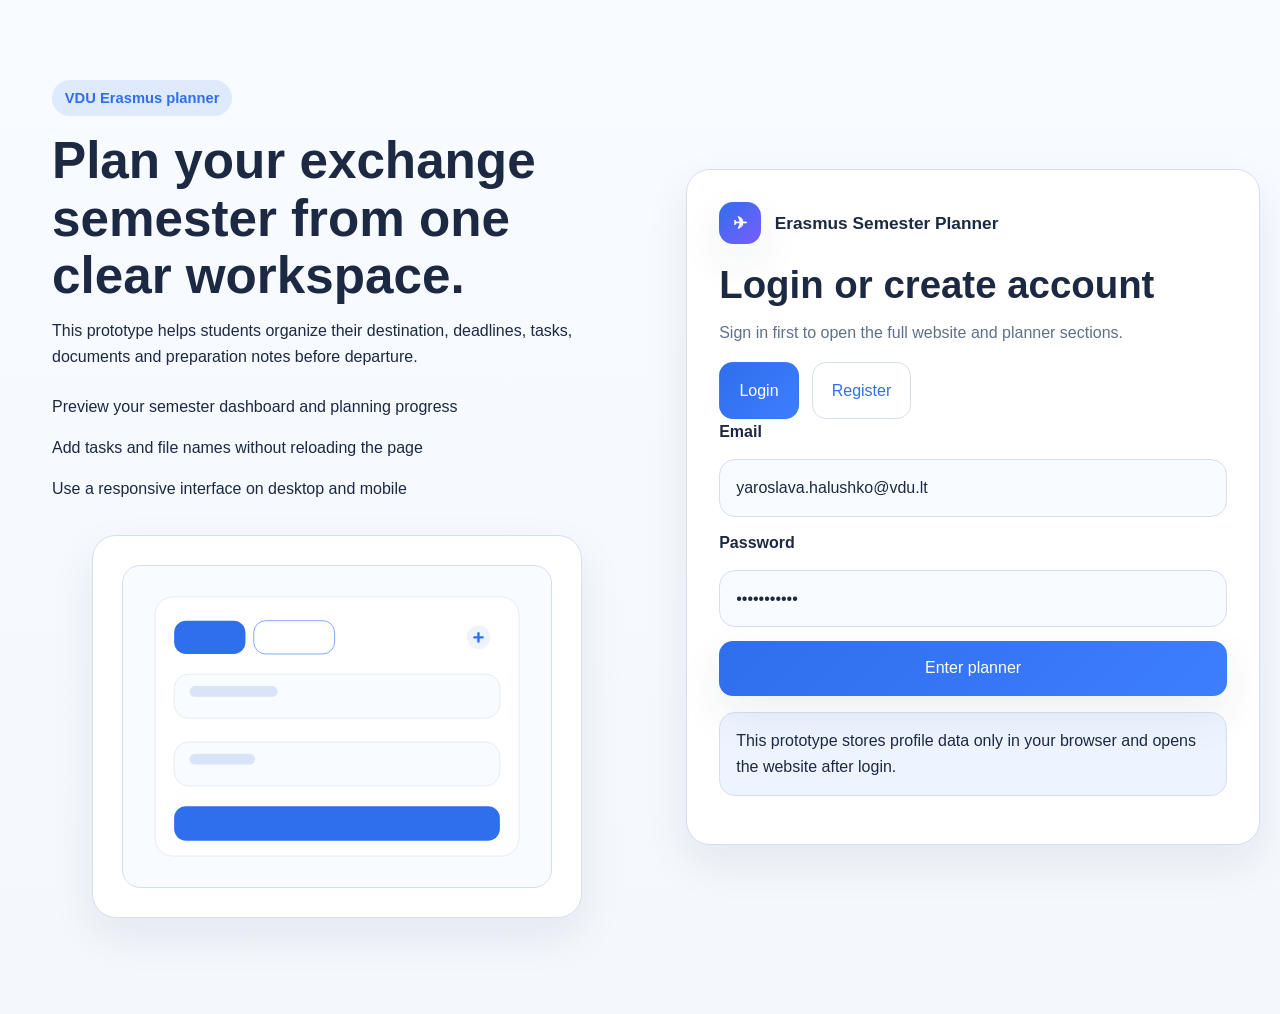
<file: index.html>
<!DOCTYPE html>
<html lang="en">
<head>
  <meta charset="UTF-8" />
  <meta name="viewport" content="width=device-width, initial-scale=1.0" />
  <meta name="description" content="Login or register to enter the Erasmus Semester Planner prototype." />
  <title>Erasmus Semester Planner | Login</title>
  <link rel="stylesheet" href="styles.css" />
</head>
<body class="auth-page">
  <main class="auth-screen">
    <section class="auth-hero-panel">
      <span class="eyebrow">VDU Erasmus planner</span>
      <h1>Plan your exchange semester from one clear workspace.</h1>
      <p>
        This prototype helps students organize their destination, deadlines, tasks, documents and preparation notes before departure.
      </p>
      <ul class="checklist-list auth-benefits">
        <li>Preview your semester dashboard and planning progress</li>
        <li>Add tasks and file names without reloading the page</li>
        <li>Use a responsive interface on desktop and mobile</li>
      </ul>
      <figure class="card auth-visual-card">
        <img src="login-register.svg" alt="Login and registration illustration for Erasmus planner" />
      </figure>
    </section>

    <section class="card auth-form-panel">
      <div class="brand auth-brand">
        <span class="brand-mark">✈</span>
        <span>Erasmus Semester Planner</span>
      </div>
      <h2>Login or create account</h2>
      <p class="section-intro">Sign in first to open the full website and planner sections.</p>

      <div class="tab-row" role="tablist" aria-label="Authentication tabs">
        <button class="tab-button active" id="showLogin" type="button">Login</button>
        <button class="tab-button" id="showRegister" type="button">Register</button>
      </div>

      <form id="loginForm" class="simple-form">
        <label for="loginEmail">Email</label>
        <input id="loginEmail" type="email" value="yaroslava.halushko@vdu.lt" required />
        <label for="loginPassword">Password</label>
        <input id="loginPassword" type="password" value="password123" required />
        <button type="submit">Enter planner</button>
      </form>

      <form id="registerForm" class="simple-form hidden">
        <label for="registerName">Full name</label>
        <input id="registerName" type="text" placeholder="Yaroslava Halushko" required />
        <label for="registerEmail">Email</label>
        <input id="registerEmail" type="email" placeholder="student@vdu.lt" required />
        <label for="registerCountry">Destination country</label>
        <input id="registerCountry" type="text" placeholder="Spain" required />
        <label for="registerSemester">Semester</label>
        <input id="registerSemester" type="text" placeholder="Fall 2026" required />
        <label for="registerPassword">Password</label>
        <input id="registerPassword" type="password" placeholder="Create password" required />
        <button type="submit">Create account and continue</button>
      </form>

      <p class="auth-status" id="authStatus">This prototype stores profile data only in your browser and opens the website after login.</p>
    </section>
  </main>

  <script src="script.js"></script>
</body>
</html>
</file>
<file: styles.css>
:root {
  --bg: #f4f7fc;
  --surface: #ffffff;
  --surface-alt: #f8fbff;
  --text: #1d2942;
  --muted: #60708a;
  --line: #d6dfef;
  --accent: #2f6fed;
  --accent-2: #7b5cff;
  --success: #16a34a;
  --danger: #dc2626;
  --soft-blue: #eef4ff;
  --soft-green: #ebfaf2;
  --soft-orange: #fff4ea;
  --shadow: 0 18px 45px rgba(31, 49, 82, 0.08);
  --radius: 24px;
  --radius-sm: 16px;
  --base-font: 16px;
  --max: 1180px;
}
* { box-sizing: border-box; }
html { scroll-behavior: smooth; }
body {
  margin: 0;
  font-family: Arial, Helvetica, sans-serif;
  background: linear-gradient(180deg, #f8fbff 0%, var(--bg) 100%);
  color: var(--text);
  font-size: var(--base-font);
  line-height: 1.65;
}
/* body.dark {
  --bg: #111827;
  --surface: #162033;
  --surface-alt: #1d2940;
  --text: #eef4ff;
  --muted: #b3c0d8;
  --line: #2d3a54;
  --soft-blue: #1f2d49;
  --soft-green: #18392f;
  --soft-orange: #3a2a1c;
  --shadow: 0 18px 45px rgba(0, 0, 0, 0.22);
  background: linear-gradient(180deg, #0f172a 0%, #111827 100%);
} */
img, video { max-width: 100%; display: block; }
a { color: inherit; text-decoration: none; }
a:hover { text-decoration: none; }
button, input, select, textarea { font: inherit; }
button { cursor: pointer; }
.container { width: min(var(--max), calc(100% - 2rem)); margin: 0 auto; }
main { padding-bottom: 4rem; }
.section { padding: 3.2rem 0; }
.card {
  background: var(--surface);
  border: 1px solid var(--line);
  border-radius: var(--radius);
  box-shadow: var(--shadow);
  padding: 1.8rem;
}
.page-shell { display: grid; gap: 2rem; }
.roomy-shell { gap: 2.4rem; }
.site-header {
  position: sticky;
  top: 0;
  z-index: 100;
  background: rgba(248, 251, 255, 0.9);
  backdrop-filter: blur(14px);
  border-bottom: 1px solid var(--line);
}
/*body.dark .site-header { background: rgba(15, 23, 42, 0.88); }*/
.nav-wrap {
  min-height: 78px;
  display: flex;
  align-items: center;
  justify-content: space-between;
  gap: 1rem;
}
.brand {
  display: flex;
  align-items: center;
  gap: 0.85rem;
  font-weight: 700;
  font-size: 1.08rem;
}
.brand-mark {
  width: 42px;
  height: 42px;
  border-radius: 14px;
  display: inline-grid;
  place-items: center;
  background: linear-gradient(135deg, var(--accent), var(--accent-2));
  color: white;
  box-shadow: var(--shadow);
}
.nav-list {
  display: flex;
  align-items: center;
  gap: 0.6rem;
  flex-wrap: wrap;
  list-style: none;
  margin: 0;
  padding: 0;
}
.nav-list a,
.nav-logout {
  display: inline-flex;
  align-items: center;
  gap: 0.45rem;
  padding: 0.72rem 0.95rem;
  border-radius: 999px;
  color: var(--muted);
  transition: background 0.2s ease, color 0.2s ease, transform 0.2s ease;
  background: transparent;
  border: 1px solid transparent;
  box-shadow: none;
}
.nav-list a:hover,
.nav-list a.active,
.nav-logout:hover {
  background: var(--soft-blue);
  color: var(--text);
  transform: translateY(-1px);
}
.hero {
  padding: 4rem 0 1.5rem;
}
.hero-grid,
.grid-2,
.grid-3,
.split-layout,
.info-grid,
.gallery-grid,
.video-grid,
.steps-grid,
.controls-grid,
.dashboard-panels-wide,
.planner-layout,
.planner-detail-layout,
.profile-layout-wide {
  display: grid;
  gap: 1.5rem;
}
.hero-grid,
.split-layout,
.planner-detail-layout,
.profile-layout-wide { grid-template-columns: repeat(2, minmax(0, 1fr)); }
.grid-3 { grid-template-columns: repeat(3, minmax(0, 1fr)); }
.info-grid { grid-template-columns: 1.2fr 0.8fr; }
.gallery-grid { grid-template-columns: repeat(5, minmax(0, 1fr)); }
.video-grid, .controls-grid { grid-template-columns: repeat(2, minmax(0, 1fr)); }
.steps-grid { grid-template-columns: repeat(4, minmax(0, 1fr)); }
.planner-layout { grid-template-columns: 1.5fr 0.9fr; align-items: start; }
.dashboard-panels-wide { grid-template-columns: 1.05fr 1fr; margin-top: 1.3rem; }
.hero-copy { padding-top: 1rem; }
.spacious-grid { align-items: center; gap: 2rem; }
.eyebrow {
  display: inline-flex;
  align-items: center;
  gap: 0.45rem;
  margin-bottom: 1rem;
  padding: 0.38rem 0.8rem;
  border-radius: 999px;
  background: rgba(47, 111, 237, 0.12);
  color: var(--accent);
  font-size: 0.92rem;
  font-weight: 700;
}
h1, h2, h3 { line-height: 1.12; margin: 0 0 0.85rem; }
.hero-copy h1 { font-size: clamp(2.6rem, 5vw, 4.3rem); }
h1 { font-size: clamp(2rem, 4vw, 3.4rem); }
h2 { font-size: clamp(1.7rem, 3.2vw, 2.4rem); }
h3 { font-size: 1.28rem; }
p { margin: 0 0 1rem; color: var(--text); }
.muted, .section-intro, .small-note, .meta { color: var(--muted); }
.cta-row,
.tab-row,
.button-row,
.task-actions,
.profile-tags,
.footer-links { display: flex; gap: 0.8rem; flex-wrap: wrap; }
.button,
button,
input[type="submit"] {
  border: none;
  border-radius: 14px;
  padding: 0.9rem 1.2rem;
  background: linear-gradient(135deg, var(--accent), #3d7dff);
  color: white;
  box-shadow: var(--shadow);
  transition: transform 0.2s ease, opacity 0.2s ease, filter 0.2s ease;
}
.button:hover,
button:hover,
input[type="submit"]:hover { transform: translateY(-2px); filter: brightness(1.02); }
.button.secondary,
button.secondary,
.tab-button,
.ghost-btn {
  background: transparent;
  color: var(--accent);
  border: 1px solid var(--line);
  box-shadow: none;
}
.tab-button.active {
  background: linear-gradient(135deg, var(--accent), #3d7dff);
  color: white;
  border-color: transparent;
}
.hero-visual img,
.gallery-card img,
.auth-visual-card img {
  width: 100%;
  border-radius: 18px;
  border: 1px solid var(--line);
  background: var(--surface-alt);
}
.kpi-row {
  display: grid;
  grid-template-columns: repeat(3, minmax(0, 1fr));
  gap: 1rem;
  margin-top: 1.4rem;
}
.kpi {
  padding: 1rem;
  border-radius: 18px;
  background: var(--soft-blue);
  border: 1px solid var(--line);
}
.kpi:nth-child(2) { background: var(--soft-green); }
.kpi:nth-child(3) { background: var(--soft-orange); }
.kpi strong { display: block; font-size: 1.35rem; margin-bottom: 0.3rem; }
.feature-card, .step-card, .notice-card, .info-card, .timeline-card, .video-card { height: 100%; }
.icon-circle {
  width: 52px;
  height: 52px;
  border-radius: 16px;
  display: inline-grid;
  place-items: center;
  background: var(--soft-blue);
  margin-bottom: 1rem;
  border: 1px solid var(--line);
  color: var(--accent);
  font-size: 1.2rem;
}
.simple-form, .task-form, .profile-form, .document-form {
  display: grid;
  gap: 0.85rem;
}
label { font-weight: 700; }
input, select, textarea {
  width: 100%;
  padding: 0.9rem 1rem;
  border-radius: 16px;
  border: 1px solid var(--line);
  background: var(--surface-alt);
  color: var(--text);
}
input[type="range"] {
  padding: 0;
  border: none;
  background: transparent;
  accent-color: var(--accent);
  min-height: 32px;
}
input[type="color"] {
  min-height: 52px;
  padding: 0.3rem;
}
textarea { resize: vertical; }
input:focus, select:focus, textarea:focus {
  outline: 2px solid rgba(47,111,237,0.18);
  border-color: var(--accent);
}
.hidden { display: none !important; }
.auth-status,
.status-badge,
.helper-box {
  margin-top: 1rem;
  padding: 0.9rem 1rem;
  border-radius: 16px;
  background: var(--soft-blue);
  border: 1px solid var(--line);
}
.profile-summary {
  display: grid;
  grid-template-columns: repeat(2, minmax(0, 1fr));
  gap: 0.9rem 1rem;
  margin-bottom: 1.1rem;
}
.profile-summary p { margin: 0; }
.profile-tags span {
  padding: 0.42rem 0.74rem;
  background: var(--soft-blue);
  border-radius: 999px;
  border: 1px solid var(--line);
}

.note-form {
  display: flex;
  gap: 12px;
  margin: 24px 0 12px;
}

.note-form input {
  flex: 1;
  padding: 14px 16px;
  border: 1px solid #cfd8e6;
  border-radius: 12px;
  font-size: 1rem;
}

.note-form button {
  border: none;
  background: #2f6fed;
  color: white;
  padding: 14px 18px;
  border-radius: 12px;
  cursor: pointer;
}

.stat-card {
  padding: 1.25rem;
  border-radius: 20px;
  border: 1px solid var(--line);
  background: var(--surface);
}
.stat-number { font-size: 2.1rem; font-weight: 700; display: block; }
.stat-card.soft-green { background: var(--soft-green); }
.stat-card.soft-orange { background: var(--soft-orange); }
.task-list,
.document-list,
.checklist-list,
.timeline-list,
.resource-list { list-style: none; margin: 0; padding: 0; }
.task-list li,
.document-list li,
.timeline-list li,
.resource-list li,
.checklist-list li {
  border-bottom: 1px solid var(--line);
  padding: 0.95rem 0;
}
.task-row,
.doc-row {
  display: grid;
  grid-template-columns: 1fr auto;
  align-items: center;
  gap: 0.8rem;
}
.task-title { font-weight: 700; }
.task-meta, .doc-meta { color: var(--muted); font-size: 0.95rem; }
.task-list li.done .task-title { text-decoration: line-through; color: var(--muted); }
.small-btn { padding: 0.55rem 0.85rem; border-radius: 12px; font-size: 0.92rem; }
.small-btn.danger { background: var(--danger); }
.table-wrap { overflow-x: auto; border-radius: 18px; border: 1px solid var(--line); }
table { width: 100%; border-collapse: collapse; background: var(--surface); }
th, td { padding: 0.85rem; border-bottom: 1px solid var(--line); text-align: left; }
.switch-row {
  display: flex;
  justify-content: space-between;
  align-items: center;
  gap: 1rem;
}
.control-group { margin-bottom: 0.4rem; }
.slider-group { min-width: 0; }
.controls-panel { align-self: end; }
.controls-panel-bottom { margin-top: 1rem; }
.dashboard-main-wide { min-height: 100%; }
.inner-card { padding: 1.35rem; background: var(--surface-alt); }
.gallery-card { cursor: pointer; transition: transform 0.2s ease, box-shadow 0.2s ease; }
.gallery-card:hover { transform: translateY(-3px); }
.gallery-card img { aspect-ratio: 4 / 3; object-fit: cover; }
.video-card video { border-radius: 18px; border: 1px solid var(--line); background: var(--surface-alt); }
.timeline-list li { display: grid; grid-template-columns: 140px 1fr; gap: 1rem; }
.resource-list a {
  display: block;
  padding: 0.82rem 0.95rem;
  border-radius: 16px;
  border: 1px solid var(--line);
  margin-bottom: 0.8rem;
  background: var(--surface-alt);
}
.footer {
  border-top: 1px solid var(--line);
  padding: 1.5rem 0 2.8rem;
}
.footer-wrap {
  display: flex;
  justify-content: space-between;
  align-items: center;
  gap: 1rem;
  flex-wrap: wrap;
}
#lightbox {
  border: none;
  border-radius: 24px;
  width: min(900px, 92vw);
  padding: 1rem;
  background: var(--surface);
}
#lightbox::backdrop { background: rgba(0, 0, 0, 0.58); }
#lightboxImage { width: 100%; border-radius: 18px; }
.lightbox-top {
  display: flex;
  justify-content: space-between;
  align-items: center;
  gap: 1rem;
  margin-bottom: 0.8rem;
}
.mobile-nav-toggle {
  display: none;
  background: transparent;
  color: var(--text);
  border: 1px solid var(--line);
  box-shadow: none;
}
.auth-page {
  min-height: 100vh;
  display: grid;
  place-items: center;
}
.auth-screen {
  width: min(1240px, calc(100% - 2rem));
  display: grid;
  grid-template-columns: 1.05fr 0.95fr;
  gap: 2rem;
  align-items: stretch;
  padding: 2rem 0;
}
.auth-hero-panel {
  padding: 3rem 2rem;
}
.auth-form-panel {
  padding: 2rem;
  align-self: center;
}
.auth-brand { margin-bottom: 1.2rem; }
.auth-benefits li { border-bottom: none; padding: 0.45rem 0; }
.auth-visual-card { margin-top: 1.6rem; }
.profile-summary-large { grid-template-columns: repeat(2, minmax(0, 1fr)); margin-bottom: 1.4rem; }
.compact-list li { padding: 0.75rem 0; }
@media (max-width: 1120px) {
  .gallery-grid { grid-template-columns: repeat(3, minmax(0, 1fr)); }
  .steps-grid { grid-template-columns: repeat(2, minmax(0, 1fr)); }
  .planner-layout,
  .hero-grid,
  .split-layout,
  .info-grid,
  .auth-screen,
  .planner-detail-layout,
  .profile-layout-wide,
  .dashboard-panels-wide { grid-template-columns: 1fr; }
  .controls-panel { align-self: stretch; }
}
@media (max-width: 980px) {
  .grid-3,
  .gallery-grid,
  .video-grid,
  .controls-grid,
  .kpi-row,
  .profile-summary,
  .steps-grid { grid-template-columns: 1fr; }
  .nav-wrap { padding: 0.7rem 0; }
  .mobile-nav-toggle { display: inline-flex; }
  .nav-list { display: none; width: 100%; padding-top: 0.5rem; }
  .nav-list.open { display: flex; }
  .nav-wrap { flex-wrap: wrap; }
  .task-row,
  .doc-row,
  .timeline-list li { grid-template-columns: 1fr; }
}
@media (max-width: 640px) {
  .container,
  .auth-screen { width: min(var(--max), calc(100% - 1rem)); }
  .card { padding: 1.25rem; border-radius: 20px; }
  .hero { padding-top: 2rem; }
  .hero-copy h1 { font-size: clamp(2rem, 12vw, 3rem); }
  .section { padding: 1.8rem 0; }
  .section-header { align-items: start; flex-direction: column; }
  .auth-hero-panel { padding: 1rem 0 0; }
  .auth-form-panel { padding: 1.25rem; }
}
</file>
